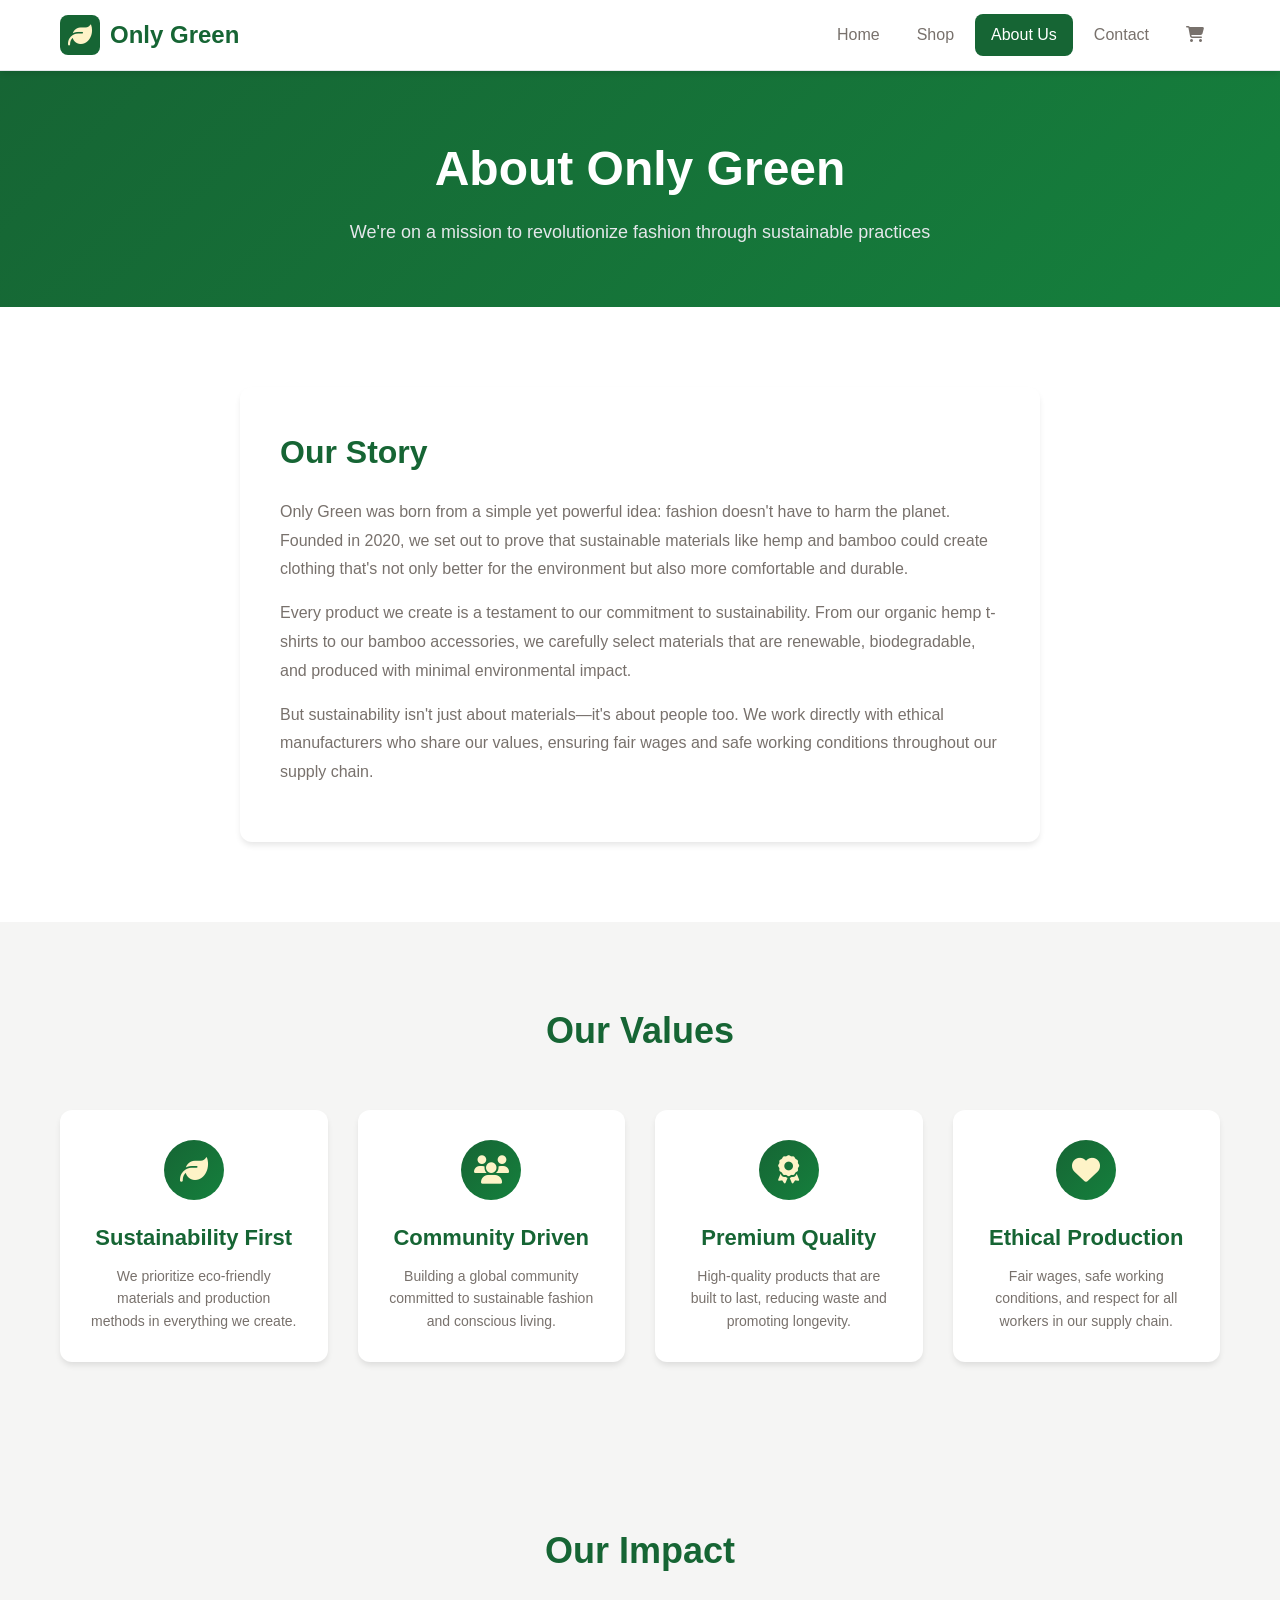
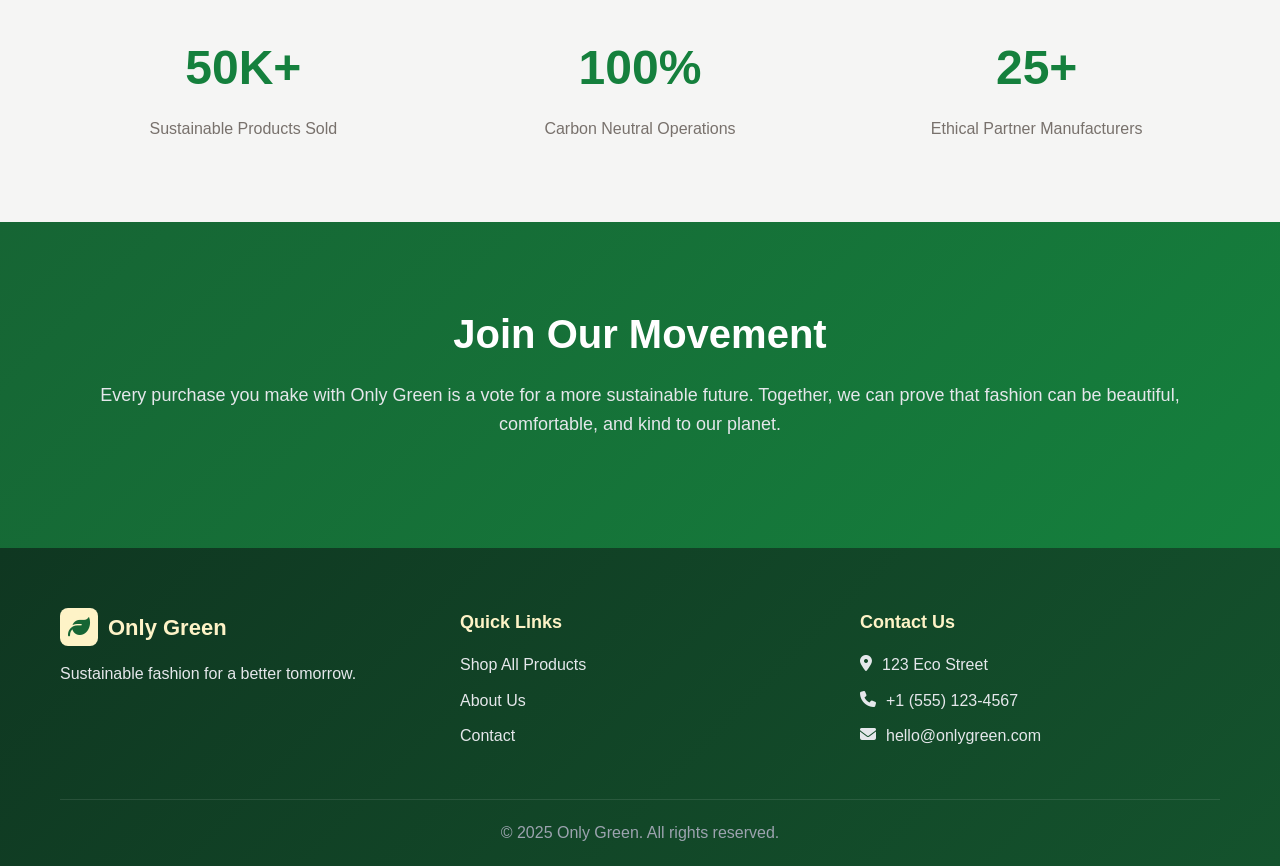
<file: html-version/about.html>
<!DOCTYPE html>
<html lang="en">
<head>
    <meta charset="UTF-8">
    <meta name="viewport" content="width=device-width, initial-scale=1.0">
    <title>About Us - Only Green</title>
    <link rel="stylesheet" href="styles.css">
    <link rel="stylesheet" href="https://cdnjs.cloudflare.com/ajax/libs/font-awesome/6.4.0/css/all.min.css">
</head>
<body>
    <!-- Navigation -->
    <nav class="navbar">
        <div class="container">
            <div class="nav-wrapper">
                <a href="index.html" class="logo">
                    <i class="fas fa-leaf"></i>
                    <span>Only Green</span>
                </a>
                <button class="mobile-menu-btn" onclick="toggleMobileMenu()">
                    <i class="fas fa-bars"></i>
                </button>
                <div class="nav-links" id="navLinks">
                    <a href="index.html">Home</a>
                    <a href="shop.html">Shop</a>
                    <a href="about.html" class="active">About Us</a>
                    <a href="contact.html">Contact</a>
                    <a href="cart.html" class="cart-link">
                        <i class="fas fa-shopping-cart"></i>
                        <span class="cart-count" id="cartCount">0</span>
                    </a>
                </div>
            </div>
        </div>
    </nav>

    <!-- Page Header -->
    <section class="page-header">
        <div class="container">
            <h1>About Only Green</h1>
            <p>We're on a mission to revolutionize fashion through sustainable practices</p>
        </div>
    </section>

    <!-- Our Story -->
    <section class="content-section">
        <div class="container">
            <div class="content-box">
                <h2>Our Story</h2>
                <p>Only Green was born from a simple yet powerful idea: fashion doesn't have to harm the planet. Founded in 2020, we set out to prove that sustainable materials like hemp and bamboo could create clothing that's not only better for the environment but also more comfortable and durable.</p>
                <p>Every product we create is a testament to our commitment to sustainability. From our organic hemp t-shirts to our bamboo accessories, we carefully select materials that are renewable, biodegradable, and produced with minimal environmental impact.</p>
                <p>But sustainability isn't just about materials—it's about people too. We work directly with ethical manufacturers who share our values, ensuring fair wages and safe working conditions throughout our supply chain.</p>
            </div>
        </div>
    </section>

    <!-- Our Values -->
    <section class="features-section">
        <div class="container">
            <div class="section-header">
                <h2>Our Values</h2>
            </div>
            <div class="features-grid">
                <div class="feature-card">
                    <div class="feature-icon">
                        <i class="fas fa-leaf"></i>
                    </div>
                    <h3>Sustainability First</h3>
                    <p>We prioritize eco-friendly materials and production methods in everything we create.</p>
                </div>
                <div class="feature-card">
                    <div class="feature-icon">
                        <i class="fas fa-users"></i>
                    </div>
                    <h3>Community Driven</h3>
                    <p>Building a global community committed to sustainable fashion and conscious living.</p>
                </div>
                <div class="feature-card">
                    <div class="feature-icon">
                        <i class="fas fa-award"></i>
                    </div>
                    <h3>Premium Quality</h3>
                    <p>High-quality products that are built to last, reducing waste and promoting longevity.</p>
                </div>
                <div class="feature-card">
                    <div class="feature-icon">
                        <i class="fas fa-heart"></i>
                    </div>
                    <h3>Ethical Production</h3>
                    <p>Fair wages, safe working conditions, and respect for all workers in our supply chain.</p>
                </div>
            </div>
        </div>
    </section>

    <!-- Impact Stats -->
    <section class="stats-section">
        <div class="container">
            <div class="section-header">
                <h2>Our Impact</h2>
            </div>
            <div class="stats-grid">
                <div class="stat-card">
                    <div class="stat-number">50K+</div>
                    <div class="stat-label">Sustainable Products Sold</div>
                </div>
                <div class="stat-card">
                    <div class="stat-number">100%</div>
                    <div class="stat-label">Carbon Neutral Operations</div>
                </div>
                <div class="stat-card">
                    <div class="stat-number">25+</div>
                    <div class="stat-label">Ethical Partner Manufacturers</div>
                </div>
            </div>
        </div>
    </section>

    <!-- CTA Section -->
    <section class="cta-section">
        <div class="container text-center">
            <h2>Join Our Movement</h2>
            <p>Every purchase you make with Only Green is a vote for a more sustainable future. Together, we can prove that fashion can be beautiful, comfortable, and kind to our planet.</p>
        </div>
    </section>

    <!-- Footer -->
    <footer class="footer">
        <div class="container">
            <div class="footer-grid">
                <div class="footer-col">
                    <div class="footer-logo">
                        <i class="fas fa-leaf"></i>
                        <span>Only Green</span>
                    </div>
                    <p>Sustainable fashion for a better tomorrow.</p>
                </div>
                <div class="footer-col">
                    <h4>Quick Links</h4>
                    <ul>
                        <li><a href="shop.html">Shop All Products</a></li>
                        <li><a href="about.html">About Us</a></li>
                        <li><a href="contact.html">Contact</a></li>
                    </ul>
                </div>
                <div class="footer-col">
                    <h4>Contact Us</h4>
                    <ul class="contact-info">
                        <li><i class="fas fa-map-marker-alt"></i> 123 Eco Street</li>
                        <li><i class="fas fa-phone"></i> +1 (555) 123-4567</li>
                        <li><i class="fas fa-envelope"></i> hello@onlygreen.com</li>
                    </ul>
                </div>
            </div>
            <div class="footer-bottom">
                <p>&copy; 2025 Only Green. All rights reserved.</p>
            </div>
        </div>
    </footer>

    <script src="products.js"></script>
    <script src="cart.js"></script>
    <script src="script.js"></script>
</body>
</html>
</file>
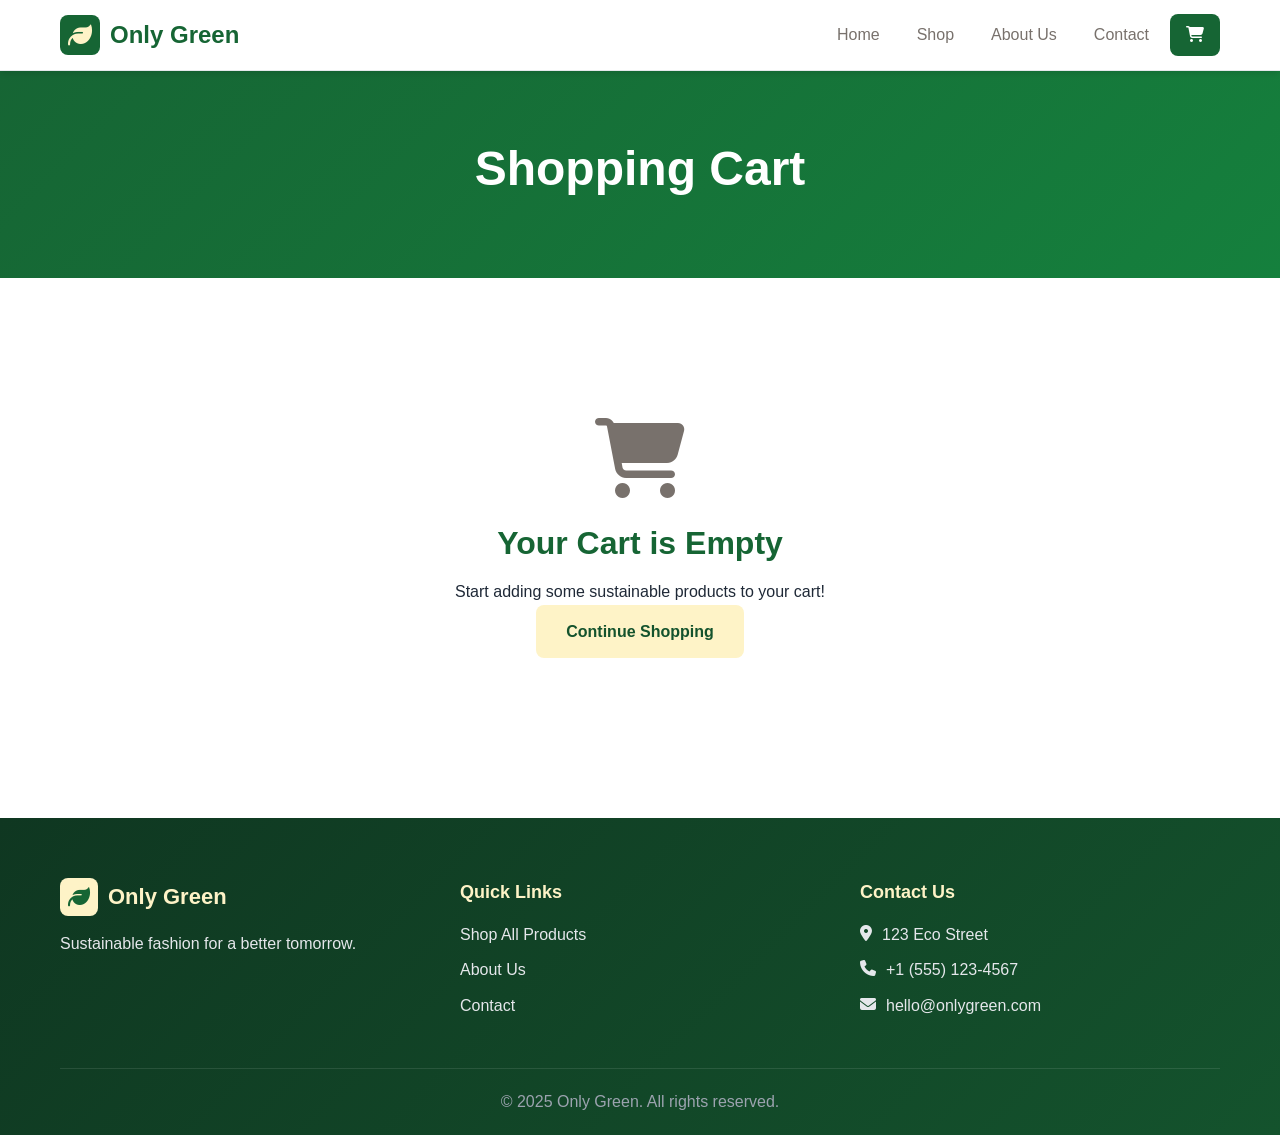
<file: html-version/cart.html>
<!DOCTYPE html>
<html lang="en">
<head>
    <meta charset="UTF-8">
    <meta name="viewport" content="width=device-width, initial-scale=1.0">
    <title>Shopping Cart - Only Green</title>
    <link rel="stylesheet" href="styles.css">
    <link rel="stylesheet" href="https://cdnjs.cloudflare.com/ajax/libs/font-awesome/6.4.0/css/all.min.css">
</head>
<body>
    <!-- Navigation -->
    <nav class="navbar">
        <div class="container">
            <div class="nav-wrapper">
                <a href="index.html" class="logo">
                    <i class="fas fa-leaf"></i>
                    <span>Only Green</span>
                </a>
                <button class="mobile-menu-btn" onclick="toggleMobileMenu()">
                    <i class="fas fa-bars"></i>
                </button>
                <div class="nav-links" id="navLinks">
                    <a href="index.html">Home</a>
                    <a href="shop.html">Shop</a>
                    <a href="about.html">About Us</a>
                    <a href="contact.html">Contact</a>
                    <a href="cart.html" class="cart-link active">
                        <i class="fas fa-shopping-cart"></i>
                        <span class="cart-count" id="cartCount">0</span>
                    </a>
                </div>
            </div>
        </div>
    </nav>

    <!-- Page Header -->
    <section class="page-header">
        <div class="container">
            <h1>Shopping Cart</h1>
        </div>
    </section>

    <!-- Cart Section -->
    <section class="cart-section">
        <div class="container">
            <div id="emptyCart" class="empty-cart" style="display: none;">
                <i class="fas fa-shopping-cart"></i>
                <h2>Your Cart is Empty</h2>
                <p>Start adding some sustainable products to your cart!</p>
                <a href="shop.html" class="btn btn-primary">Continue Shopping</a>
            </div>

            <div id="cartContent" class="cart-content">
                <div class="cart-items" id="cartItems">
                    <!-- Cart items loaded by JavaScript -->
                </div>

                <div class="cart-summary">
                    <h2>Order Summary</h2>
                    <div class="summary-row">
                        <span>Subtotal</span>
                        <span id="subtotal">$0.00</span>
                    </div>
                    <div class="summary-row">
                        <span>Shipping</span>
                        <span class="free-shipping">Free</span>
                    </div>
                    <div class="summary-row">
                        <span>Tax</span>
                        <span id="tax">$0.00</span>
                    </div>
                    <div class="summary-row summary-total">
                        <span>Total</span>
                        <span id="total">$0.00</span>
                    </div>

                    <!-- WhatsApp Order Form -->
                    <div class="whatsapp-section">
                        <h3>Send Order via WhatsApp</h3>
                        <input type="text" id="customerName" placeholder="Your Name" class="input-field" required>
                        <input type="text" id="customerPhone" placeholder="Your Phone Number" class="input-field">
                        <input type="text" id="deliveryAddress" placeholder="Delivery Address" class="input-field" required>
                        <button onclick="sendWhatsAppOrder()" class="btn btn-whatsapp">
                            <i class="fab fa-whatsapp"></i> Send Order to WhatsApp
                        </button>
                    </div>

                    <a href="shop.html" class="btn btn-outline" style="width: 100%; margin-top: 15px;">
                        Continue Shopping
                    </a>
                    <button onclick="clearCart()" class="btn-text" style="width: 100%; margin-top: 10px; color: #dc2626;">
                        <i class="fas fa-trash"></i> Clear Cart
                    </button>
                </div>
            </div>
        </div>
    </section>

    <!-- Footer -->
    <footer class="footer">
        <div class="container">
            <div class="footer-grid">
                <div class="footer-col">
                    <div class="footer-logo">
                        <i class="fas fa-leaf"></i>
                        <span>Only Green</span>
                    </div>
                    <p>Sustainable fashion for a better tomorrow.</p>
                </div>
                <div class="footer-col">
                    <h4>Quick Links</h4>
                    <ul>
                        <li><a href="shop.html">Shop All Products</a></li>
                        <li><a href="about.html">About Us</a></li>
                        <li><a href="contact.html">Contact</a></li>
                    </ul>
                </div>
                <div class="footer-col">
                    <h4>Contact Us</h4>
                    <ul class="contact-info">
                        <li><i class="fas fa-map-marker-alt"></i> 123 Eco Street</li>
                        <li><i class="fas fa-phone"></i> +1 (555) 123-4567</li>
                        <li><i class="fas fa-envelope"></i> hello@onlygreen.com</li>
                    </ul>
                </div>
            </div>
            <div class="footer-bottom">
                <p>&copy; 2025 Only Green. All rights reserved.</p>
            </div>
        </div>
    </footer>

    <script src="products.js"></script>
    <script src="cart.js"></script>
    <script src="whatsapp.js"></script>
    <script src="script.js"></script>
</body>
</html>
</file>
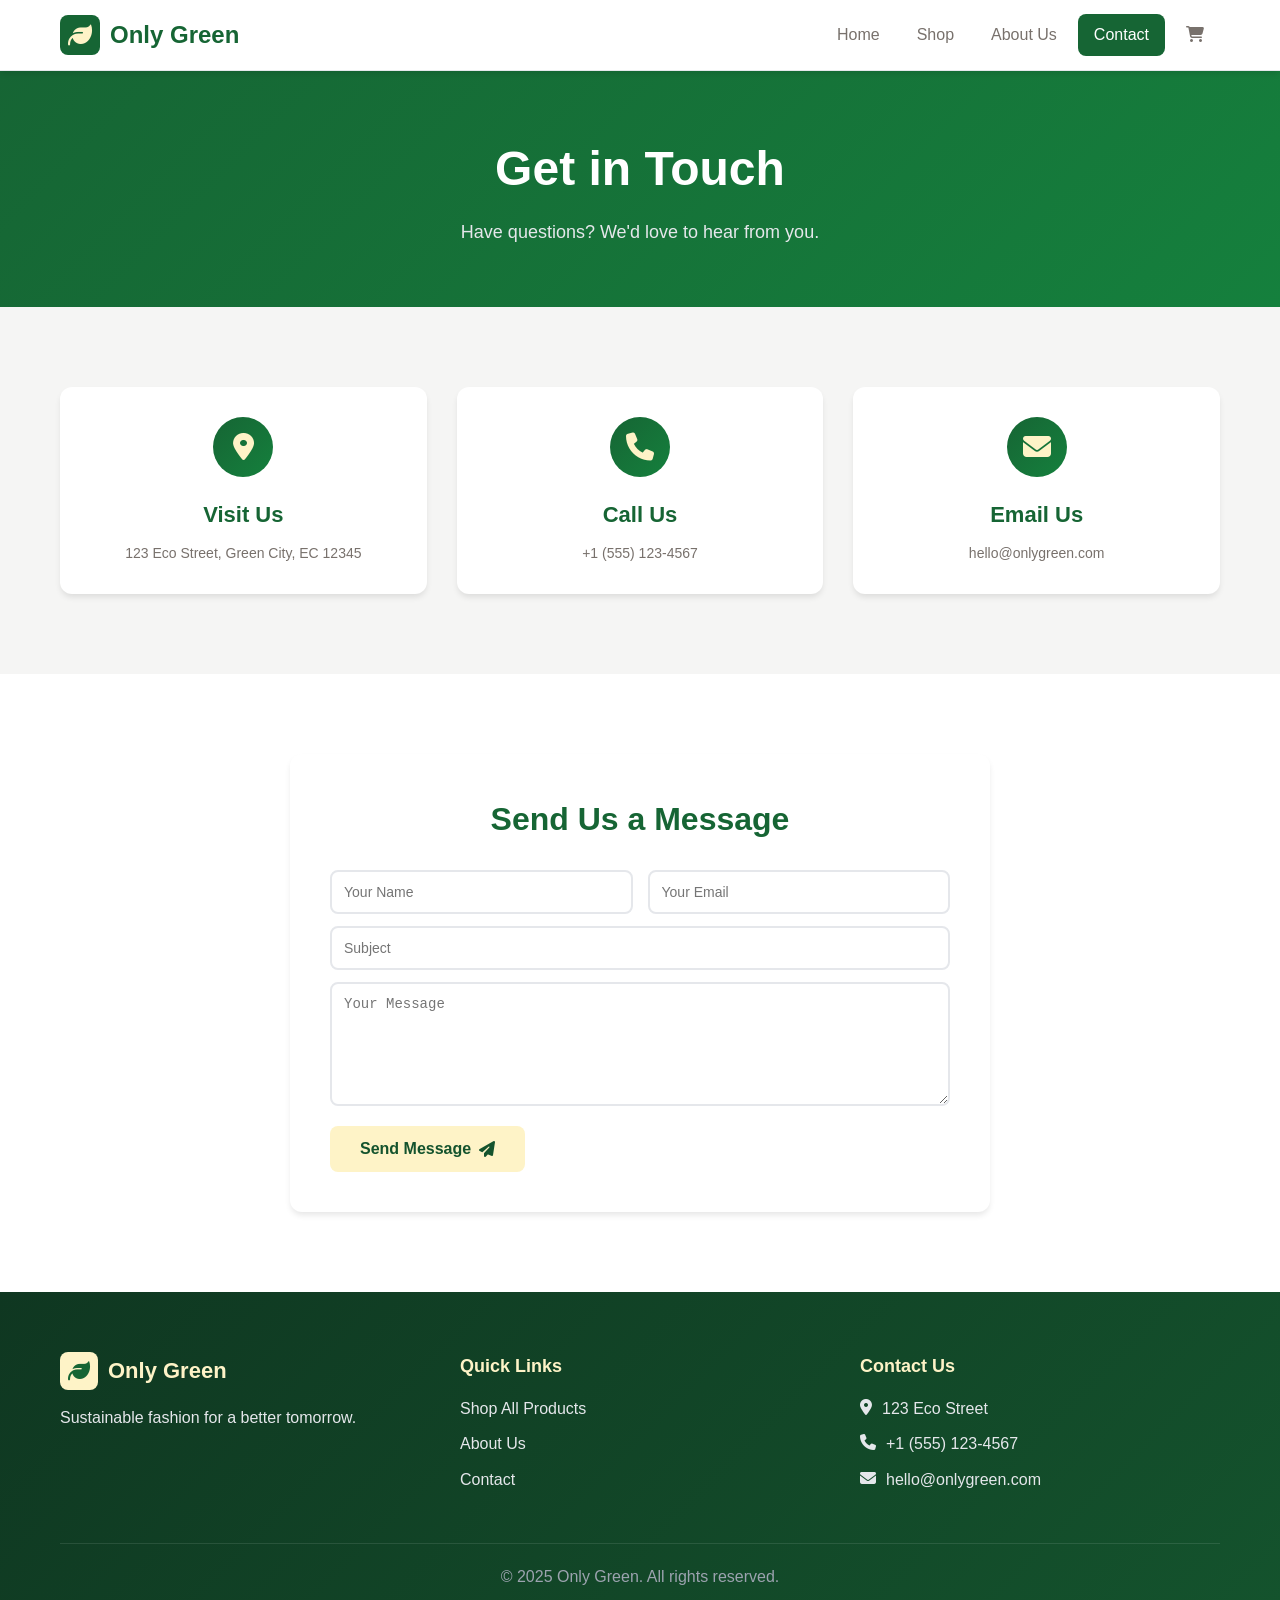
<file: html-version/contact.html>
<!DOCTYPE html>
<html lang="en">
<head>
    <meta charset="UTF-8">
    <meta name="viewport" content="width=device-width, initial-scale=1.0">
    <title>Contact - Only Green</title>
    <link rel="stylesheet" href="styles.css">
    <link rel="stylesheet" href="https://cdnjs.cloudflare.com/ajax/libs/font-awesome/6.4.0/css/all.min.css">
</head>
<body>
    <!-- Navigation -->
    <nav class="navbar">
        <div class="container">
            <div class="nav-wrapper">
                <a href="index.html" class="logo">
                    <i class="fas fa-leaf"></i>
                    <span>Only Green</span>
                </a>
                <button class="mobile-menu-btn" onclick="toggleMobileMenu()">
                    <i class="fas fa-bars"></i>
                </button>
                <div class="nav-links" id="navLinks">
                    <a href="index.html">Home</a>
                    <a href="shop.html">Shop</a>
                    <a href="about.html">About Us</a>
                    <a href="contact.html" class="active">Contact</a>
                    <a href="cart.html" class="cart-link">
                        <i class="fas fa-shopping-cart"></i>
                        <span class="cart-count" id="cartCount">0</span>
                    </a>
                </div>
            </div>
        </div>
    </nav>

    <!-- Page Header -->
    <section class="page-header">
        <div class="container">
            <h1>Get in Touch</h1>
            <p>Have questions? We'd love to hear from you.</p>
        </div>
    </section>

    <!-- Contact Info -->
    <section class="features-section">
        <div class="container">
            <div class="features-grid" style="grid-template-columns: repeat(auto-fit, minmax(250px, 1fr));">
                <div class="feature-card">
                    <div class="feature-icon">
                        <i class="fas fa-map-marker-alt"></i>
                    </div>
                    <h3>Visit Us</h3>
                    <p>123 Eco Street, Green City, EC 12345</p>
                </div>
                <div class="feature-card">
                    <div class="feature-icon">
                        <i class="fas fa-phone"></i>
                    </div>
                    <h3>Call Us</h3>
                    <p>+1 (555) 123-4567</p>
                </div>
                <div class="feature-card">
                    <div class="feature-icon">
                        <i class="fas fa-envelope"></i>
                    </div>
                    <h3>Email Us</h3>
                    <p>hello@onlygreen.com</p>
                </div>
            </div>
        </div>
    </section>

    <!-- Contact Form -->
    <section class="content-section">
        <div class="container">
            <div class="contact-form-wrapper">
                <h2>Send Us a Message</h2>
                <form id="contactForm" onsubmit="submitContactForm(event)">
                    <div class="form-row">
                        <input type="text" placeholder="Your Name" required class="input-field">
                        <input type="email" placeholder="Your Email" required class="input-field">
                    </div>
                    <input type="text" placeholder="Subject" required class="input-field">
                    <textarea placeholder="Your Message" required class="input-field" rows="6"></textarea>
                    <button type="submit" class="btn btn-primary">Send Message <i class="fas fa-paper-plane"></i></button>
                </form>
            </div>
        </div>
    </section>

    <!-- Footer -->
    <footer class="footer">
        <div class="container">
            <div class="footer-grid">
                <div class="footer-col">
                    <div class="footer-logo">
                        <i class="fas fa-leaf"></i>
                        <span>Only Green</span>
                    </div>
                    <p>Sustainable fashion for a better tomorrow.</p>
                </div>
                <div class="footer-col">
                    <h4>Quick Links</h4>
                    <ul>
                        <li><a href="shop.html">Shop All Products</a></li>
                        <li><a href="about.html">About Us</a></li>
                        <li><a href="contact.html">Contact</a></li>
                    </ul>
                </div>
                <div class="footer-col">
                    <h4>Contact Us</h4>
                    <ul class="contact-info">
                        <li><i class="fas fa-map-marker-alt"></i> 123 Eco Street</li>
                        <li><i class="fas fa-phone"></i> +1 (555) 123-4567</li>
                        <li><i class="fas fa-envelope"></i> hello@onlygreen.com</li>
                    </ul>
                </div>
            </div>
            <div class="footer-bottom">
                <p>&copy; 2025 Only Green. All rights reserved.</p>
            </div>
        </div>
    </footer>

    <script src="products.js"></script>
    <script src="cart.js"></script>
    <script src="script.js"></script>
</body>
</html>
</file>
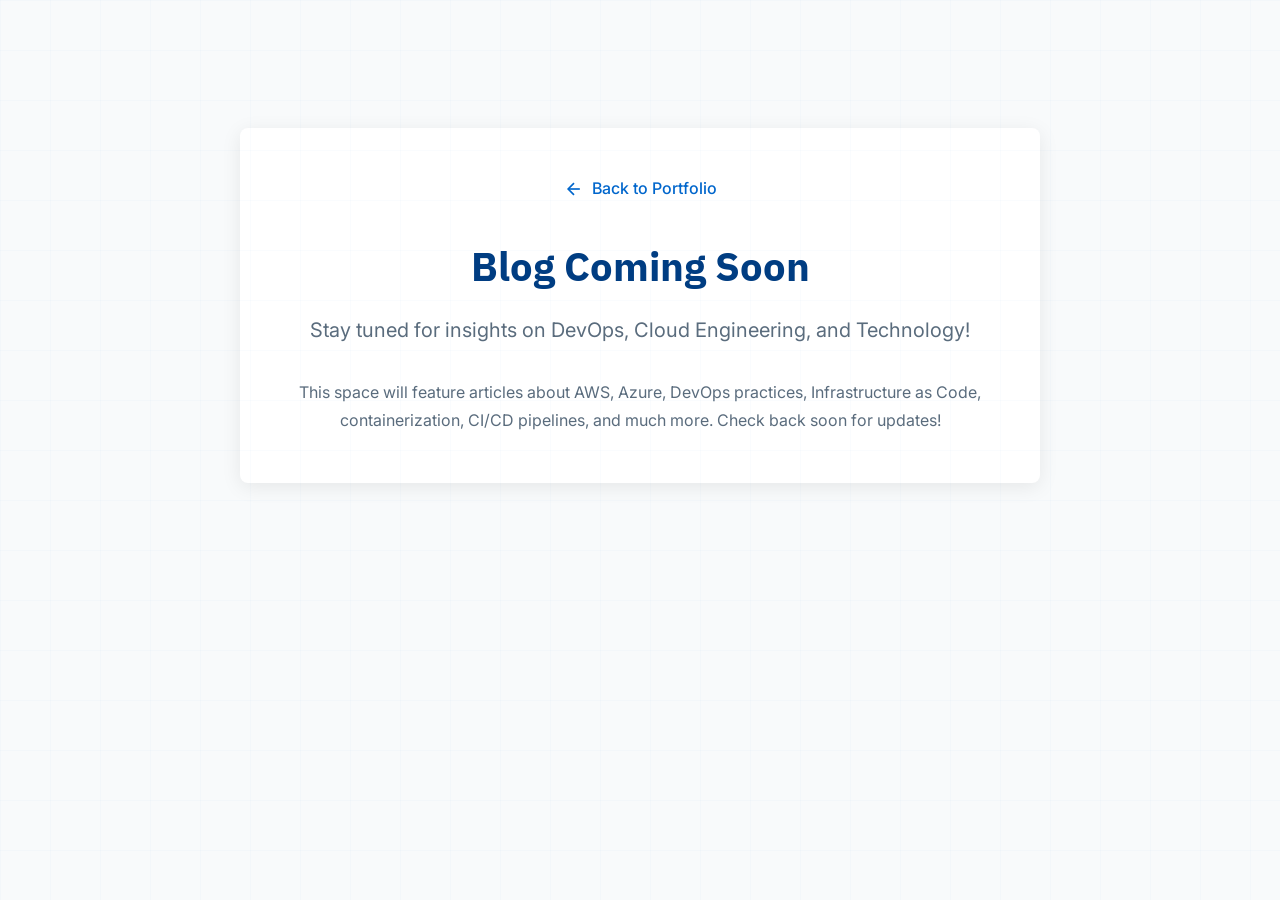
<file: static-portfolio/blog.html>
<!DOCTYPE html>
<html lang="en">
<head>
    <meta charset="UTF-8">
    <meta name="viewport" content="width=device-width, initial-scale=1.0">
    <title>Blog - Sujan Bhusal</title>
    <link rel="stylesheet" href="styles.css">
    <link href="https://fonts.googleapis.com/css2?family=IBM+Plex+Sans:wght@400;500;600;700&family=Inter:wght@300;400;500;600;700&display=swap" rel="stylesheet">
    <style>
        .blog-container {
            min-height: 100vh;
            background-color: #F8FAFB;
            padding: 8rem 2rem 4rem;
        }
        
        .blog-content {
            max-width: 800px;
            margin: 0 auto;
            background: white;
            border-radius: 8px;
            padding: 3rem;
            box-shadow: 0 4px 20px rgba(0, 0, 0, 0.08);
            text-align: center;
        }
        
        .back-link {
            display: inline-flex;
            align-items: center;
            gap: 0.5rem;
            color: var(--color-primary);
            text-decoration: none;
            font-weight: 500;
            margin-bottom: 2rem;
            transition: all 0.3s ease;
        }
        
        .back-link:hover {
            color: var(--color-primary-dark);
            transform: translateX(-5px);
        }
        
        .back-link svg {
            width: 20px;
            height: 20px;
        }
        
        .blog-title {
            font-family: var(--font-heading);
            font-size: 2.5rem;
            color: var(--color-primary-dark);
            margin-bottom: 1rem;
        }
        
        .blog-subtitle {
            font-size: 1.25rem;
            color: var(--color-text-light);
            margin-bottom: 2rem;
        }
        
        .blog-description {
            font-size: 1rem;
            color: var(--color-text-light);
            line-height: 1.8;
        }
    </style>
</head>
<body>
    <div class="blog-container">
        <div class="blog-content">
            <a href="index.html" class="back-link">
                <svg viewBox="0 0 24 24" fill="none" stroke="currentColor" stroke-width="2">
                    <line x1="19" y1="12" x2="5" y2="12"></line>
                    <polyline points="12 19 5 12 12 5"></polyline>
                </svg>
                Back to Portfolio
            </a>
            
            <h1 class="blog-title">Blog Coming Soon</h1>
            <p class="blog-subtitle">Stay tuned for insights on DevOps, Cloud Engineering, and Technology!</p>
            <p class="blog-description">
                This space will feature articles about AWS, Azure, DevOps practices, Infrastructure as Code, 
                containerization, CI/CD pipelines, and much more. Check back soon for updates!
            </p>
        </div>
    </div>
</body>
</html>
</file>
<file: html-version/styles.css>
/* Only Green - CSS Styles */

* {
    margin: 0;
    padding: 0;
    box-sizing: border-box;
}

:root {
    --primary-green: #166534;
    --light-green: #15803d;
    --dark-green: #14532d;
    --beige: #fef3c7;
    --stone: #78716c;
    --stone-light: #f5f5f4;
    --white: #ffffff;
    --shadow: 0 4px 6px -1px rgb(0 0 0 / 0.1);
    --shadow-lg: 0 10px 15px -3px rgb(0 0 0 / 0.1);
}

body {
    font-family: -apple-system, BlinkMacSystemFont, 'Segoe UI', 'Roboto', 'Oxygen', 'Ubuntu', 'Cantarell', sans-serif;
    color: #1f2937;
    line-height: 1.6;
}

.container {
    max-width: 1200px;
    margin: 0 auto;
    padding: 0 20px;
}

/* Navigation */
.navbar {
    background: var(--white);
    border-bottom: 1px solid #e5e7eb;
    position: sticky;
    top: 0;
    z-index: 100;
    box-shadow: var(--shadow);
}

.nav-wrapper {
    display: flex;
    justify-content: space-between;
    align-items: center;
    height: 70px;
}

.logo {
    display: flex;
    align-items: center;
    gap: 10px;
    font-size: 24px;
    font-weight: bold;
    color: var(--primary-green);
    text-decoration: none;
    transition: transform 0.2s;
}

.logo:hover {
    transform: scale(1.05);
}

.logo i {
    background: var(--primary-green);
    color: var(--beige);
    padding: 8px;
    border-radius: 8px;
}

.nav-links {
    display: flex;
    gap: 5px;
    align-items: center;
}

.nav-links a {
    padding: 8px 16px;
    text-decoration: none;
    color: var(--stone);
    font-weight: 500;
    border-radius: 8px;
    transition: all 0.2s;
}

.nav-links a:hover {
    background: var(--stone-light);
    color: var(--primary-green);
}

.nav-links a.active {
    background: var(--primary-green);
    color: var(--white);
}

.cart-link {
    position: relative;
}

.cart-count {
    position: absolute;
    top: -8px;
    right: -8px;
    background: var(--primary-green);
    color: var(--white);
    width: 22px;
    height: 22px;
    border-radius: 50%;
    display: flex;
    align-items: center;
    justify-content: center;
    font-size: 12px;
    font-weight: bold;
}

.mobile-menu-btn {
    display: none;
    background: none;
    border: none;
    font-size: 24px;
    cursor: pointer;
    color: var(--primary-green);
}

/* Hero Section */
.hero {
    position: relative;
    height: 600px;
    background: linear-gradient(135deg, var(--dark-green) 0%, var(--primary-green) 100%);
    display: flex;
    align-items: center;
    overflow: hidden;
}

.hero-overlay {
    position: absolute;
    top: 0;
    left: 0;
    right: 0;
    bottom: 0;
    background: url('https://images.pexels.com/photos/34440700/pexels-photo-34440700.jpeg?auto=compress&cs=tinysrgb&w=1920') center/cover;
    opacity: 0.2;
}

.hero-content {
    position: relative;
    z-index: 2;
    color: var(--white);
    max-width: 700px;
}

.hero-title {
    font-size: 48px;
    font-weight: bold;
    margin-bottom: 20px;
    line-height: 1.2;
}

.hero-accent {
    color: var(--beige);
}

.hero-text {
    font-size: 20px;
    margin-bottom: 30px;
    color: #e5e7eb;
}

.hero-buttons {
    display: flex;
    gap: 15px;
    flex-wrap: wrap;
}

/* Buttons */
.btn {
    display: inline-flex;
    align-items: center;
    gap: 8px;
    padding: 12px 28px;
    font-size: 16px;
    font-weight: 600;
    text-decoration: none;
    border-radius: 8px;
    transition: all 0.3s;
    cursor: pointer;
    border: 2px solid transparent;
}

.btn-primary {
    background: var(--beige);
    color: var(--dark-green);
}

.btn-primary:hover {
    background: #fde68a;
    transform: translateY(-2px);
    box-shadow: var(--shadow-lg);
}

.btn-outline {
    background: transparent;
    border: 2px solid var(--white);
    color: var(--white);
}

.btn-outline:hover {
    background: var(--white);
    color: var(--primary-green);
}

.btn-whatsapp {
    background: #25D366;
    color: white;
    width: 100%;
    justify-content: center;
    border: none;
    font-size: 16px;
    font-weight: 600;
    padding: 14px 28px;
    border-radius: 8px;
    cursor: pointer;
    transition: all 0.3s;
    margin-top: 15px;
}

.btn-whatsapp:hover {
    background: #20BA5A;
    transform: translateY(-2px);
    box-shadow: var(--shadow-lg);
}

.btn-text {
    background: none;
    border: none;
    cursor: pointer;
    font-size: 14px;
    padding: 10px;
}

/* Sections */
.features-section,
.products-section,
.content-section,
.stats-section {
    padding: 80px 0;
}

.features-section {
    background: var(--stone-light);
}

.section-header {
    text-align: center;
    margin-bottom: 50px;
}

.section-header h2 {
    font-size: 36px;
    color: var(--primary-green);
    margin-bottom: 10px;
}

.section-header p {
    font-size: 18px;
    color: var(--stone);
}

/* Feature Cards */
.features-grid {
    display: grid;
    grid-template-columns: repeat(auto-fit, minmax(250px, 1fr));
    gap: 30px;
}

.feature-card {
    background: var(--white);
    padding: 30px;
    border-radius: 12px;
    text-align: center;
    box-shadow: var(--shadow);
    transition: all 0.3s;
}

.feature-card:hover {
    transform: translateY(-5px);
    box-shadow: var(--shadow-lg);
}

.feature-icon {
    width: 60px;
    height: 60px;
    background: linear-gradient(135deg, var(--primary-green), var(--light-green));
    color: var(--beige);
    border-radius: 50%;
    display: flex;
    align-items: center;
    justify-content: center;
    font-size: 28px;
    margin: 0 auto 20px;
}

.feature-card h3 {
    font-size: 22px;
    color: var(--primary-green);
    margin-bottom: 10px;
}

.feature-card p {
    color: var(--stone);
    font-size: 14px;
}

/* Products Grid */
.products-grid {
    display: grid;
    grid-template-columns: repeat(auto-fill, minmax(280px, 1fr));
    gap: 30px;
}

.product-card {
    background: var(--white);
    border-radius: 12px;
    overflow: hidden;
    box-shadow: var(--shadow);
    transition: all 0.3s;
}

.product-card:hover {
    transform: translateY(-5px);
    box-shadow: var(--shadow-lg);
}

.product-image {
    width: 100%;
    height: 280px;
    object-fit: cover;
    background: var(--stone-light);
    transition: transform 0.5s;
}

.product-card:hover .product-image {
    transform: scale(1.1);
}

.product-info {
    padding: 20px;
}

.product-name {
    font-size: 18px;
    font-weight: 600;
    color: var(--primary-green);
    margin-bottom: 5px;
}

.product-category {
    font-size: 14px;
    color: var(--stone);
    margin-bottom: 10px;
}

.product-description {
    font-size: 14px;
    color: var(--stone);
    margin-bottom: 15px;
    line-height: 1.5;
}

.product-footer {
    display: flex;
    justify-content: space-between;
    align-items: center;
}

.product-price {
    font-size: 24px;
    font-weight: bold;
    color: var(--primary-green);
}

.btn-add-cart {
    background: var(--primary-green);
    color: var(--white);
    padding: 10px 20px;
    border: none;
    border-radius: 8px;
    cursor: pointer;
    font-weight: 600;
    transition: all 0.2s;
}

.btn-add-cart:hover {
    background: var(--light-green);
    transform: scale(1.05);
}

/* Page Header */
.page-header {
    background: linear-gradient(135deg, var(--primary-green) 0%, var(--light-green) 100%);
    color: var(--white);
    padding: 60px 0;
    text-align: center;
}

.page-header h1 {
    font-size: 48px;
    margin-bottom: 10px;
}

.page-header p {
    font-size: 18px;
    color: #e5e7eb;
}

/* Shop Filter */
.shop-section {
    padding: 60px 0;
}

.shop-filter {
    margin-bottom: 40px;
}

.filter-header {
    display: flex;
    align-items: center;
    gap: 10px;
    margin-bottom: 15px;
    color: var(--primary-green);
}

.filter-buttons {
    display: flex;
    gap: 10px;
    flex-wrap: wrap;
}

.filter-btn {
    padding: 10px 20px;
    border: 2px solid var(--primary-green);
    background: var(--white);
    color: var(--primary-green);
    border-radius: 8px;
    cursor: pointer;
    font-weight: 600;
    transition: all 0.2s;
}

.filter-btn:hover {
    background: var(--stone-light);
}

.filter-btn.active {
    background: var(--primary-green);
    color: var(--white);
}

/* Cart Section */
.cart-section {
    padding: 60px 0;
    min-height: 60vh;
}

.empty-cart {
    text-align: center;
    padding: 80px 20px;
}

.empty-cart i {
    font-size: 80px;
    color: var(--stone);
    margin-bottom: 20px;
}

.empty-cart h2 {
    font-size: 32px;
    color: var(--primary-green);
    margin-bottom: 10px;
}

.cart-content {
    display: grid;
    grid-template-columns: 2fr 1fr;
    gap: 30px;
}

.cart-items {
    display: flex;
    flex-direction: column;
    gap: 20px;
}

.cart-item {
    background: var(--white);
    border-radius: 12px;
    padding: 20px;
    box-shadow: var(--shadow);
    display: flex;
    gap: 20px;
}

.cart-item-image {
    width: 120px;
    height: 120px;
    object-fit: cover;
    border-radius: 8px;
    background: var(--stone-light);
}

.cart-item-details {
    flex: 1;
}

.cart-item-name {
    font-size: 20px;
    font-weight: 600;
    color: var(--primary-green);
    margin-bottom: 5px;
}

.cart-item-category {
    font-size: 14px;
    color: var(--stone);
    margin-bottom: 15px;
}

.cart-item-controls {
    display: flex;
    align-items: center;
    gap: 15px;
    flex-wrap: wrap;
}

.quantity-controls {
    display: flex;
    align-items: center;
    gap: 10px;
}

.quantity-btn {
    width: 32px;
    height: 32px;
    border: 2px solid var(--primary-green);
    background: var(--white);
    color: var(--primary-green);
    border-radius: 6px;
    cursor: pointer;
    font-weight: bold;
    transition: all 0.2s;
}

.quantity-btn:hover {
    background: var(--primary-green);
    color: var(--white);
}

.quantity {
    font-weight: 600;
    min-width: 30px;
    text-align: center;
}

.cart-item-price {
    font-size: 22px;
    font-weight: bold;
    color: var(--primary-green);
}

.btn-remove {
    background: none;
    border: 2px solid #dc2626;
    color: #dc2626;
    padding: 8px 12px;
    border-radius: 6px;
    cursor: pointer;
    transition: all 0.2s;
}

.btn-remove:hover {
    background: #dc2626;
    color: var(--white);
}

/* Cart Summary */
.cart-summary {
    background: var(--white);
    border-radius: 12px;
    padding: 25px;
    box-shadow: var(--shadow);
    height: fit-content;
    position: sticky;
    top: 90px;
}

.cart-summary h2 {
    font-size: 24px;
    color: var(--primary-green);
    margin-bottom: 20px;
}

.summary-row {
    display: flex;
    justify-content: space-between;
    margin-bottom: 15px;
    font-size: 16px;
}

.summary-total {
    font-size: 20px;
    font-weight: bold;
    padding-top: 15px;
    border-top: 2px solid var(--stone-light);
    margin-top: 15px;
}

.free-shipping {
    color: var(--light-green);
    font-weight: 600;
}

/* WhatsApp Section */
.whatsapp-section {
    margin-top: 25px;
    padding-top: 25px;
    border-top: 2px solid var(--stone-light);
}

.whatsapp-section h3 {
    font-size: 18px;
    color: var(--primary-green);
    margin-bottom: 15px;
}

.input-field {
    width: 100%;
    padding: 12px;
    border: 2px solid #e5e7eb;
    border-radius: 8px;
    font-size: 14px;
    margin-bottom: 12px;
    transition: border-color 0.2s;
}

.input-field:focus {
    outline: none;
    border-color: var(--primary-green);
}

/* Content Box */
.content-box {
    max-width: 800px;
    margin: 0 auto;
    background: var(--white);
    padding: 40px;
    border-radius: 12px;
    box-shadow: var(--shadow);
}

.content-box h2 {
    font-size: 32px;
    color: var(--primary-green);
    margin-bottom: 20px;
}

.content-box p {
    font-size: 16px;
    line-height: 1.8;
    color: var(--stone);
    margin-bottom: 15px;
}

/* Stats Section */
.stats-section {
    background: var(--stone-light);
}

.stats-grid {
    display: grid;
    grid-template-columns: repeat(auto-fit, minmax(250px, 1fr));
    gap: 30px;
    margin-top: 40px;
}

.stat-card {
    text-align: center;
}

.stat-number {
    font-size: 48px;
    font-weight: bold;
    color: var(--light-green);
    margin-bottom: 10px;
}

.stat-label {
    font-size: 16px;
    color: var(--stone);
}

/* Contact Form */
.contact-form-wrapper {
    max-width: 700px;
    margin: 0 auto;
    background: var(--white);
    padding: 40px;
    border-radius: 12px;
    box-shadow: var(--shadow);
}

.contact-form-wrapper h2 {
    font-size: 32px;
    color: var(--primary-green);
    margin-bottom: 25px;
    text-align: center;
}

.form-row {
    display: grid;
    grid-template-columns: 1fr 1fr;
    gap: 15px;
}

/* CTA Section */
.cta-section {
    background: linear-gradient(135deg, var(--primary-green) 0%, var(--light-green) 100%);
    color: var(--white);
    padding: 80px 0;
}

.cta-section h2 {
    font-size: 40px;
    margin-bottom: 15px;
}

.cta-section p {
    font-size: 18px;
    margin-bottom: 30px;
    color: #e5e7eb;
}

.text-center {
    text-align: center;
}

/* Footer */
.footer {
    background: linear-gradient(135deg, #0f3721 0%, var(--dark-green) 100%);
    color: #e5e7eb;
    padding: 60px 0 20px;
}

.footer-grid {
    display: grid;
    grid-template-columns: repeat(auto-fit, minmax(250px, 1fr));
    gap: 40px;
    margin-bottom: 40px;
}

.footer-logo {
    display: flex;
    align-items: center;
    gap: 10px;
    font-size: 22px;
    font-weight: bold;
    color: var(--beige);
    margin-bottom: 15px;
}

.footer-logo i {
    background: var(--beige);
    color: var(--primary-green);
    padding: 8px;
    border-radius: 8px;
}

.footer-col h4 {
    color: var(--beige);
    margin-bottom: 15px;
    font-size: 18px;
}

.footer-col ul {
    list-style: none;
}

.footer-col ul li {
    margin-bottom: 10px;
}

.footer-col ul li a {
    color: #e5e7eb;
    text-decoration: none;
    transition: color 0.2s;
}

.footer-col ul li a:hover {
    color: var(--beige);
}

.contact-info li {
    display: flex;
    align-items: start;
    gap: 10px;
}

.contact-info i {
    margin-top: 3px;
}

.footer-bottom {
    border-top: 1px solid rgba(255, 255, 255, 0.1);
    padding-top: 20px;
    text-align: center;
    color: #9ca3af;
}

/* Responsive Design */
@media (max-width: 768px) {
    .mobile-menu-btn {
        display: block;
    }

    .nav-links {
        position: absolute;
        top: 70px;
        left: 0;
        right: 0;
        background: var(--white);
        flex-direction: column;
        padding: 20px;
        box-shadow: var(--shadow-lg);
        display: none;
    }

    .nav-links.active {
        display: flex;
    }

    .hero {
        height: 500px;
    }

    .hero-title {
        font-size: 36px;
    }

    .hero-text {
        font-size: 16px;
    }

    .section-header h2 {
        font-size: 28px;
    }

    .features-grid {
        grid-template-columns: 1fr;
    }

    .products-grid {
        grid-template-columns: 1fr;
    }

    .cart-content {
        grid-template-columns: 1fr;
    }

    .cart-item {
        flex-direction: column;
    }

    .cart-item-image {
        width: 100%;
        height: 200px;
    }

    .form-row {
        grid-template-columns: 1fr;
    }

    .page-header h1 {
        font-size: 32px;
    }
}

/* Utility Classes */
.text-center {
    text-align: center;
}

/* Smooth Scroll */
html {
    scroll-behavior: smooth;
}
</file>
<file: static-portfolio/styles.css>
/* Import Google Fonts */
@import url('https://fonts.googleapis.com/css2?family=IBM+Plex+Sans:wght@400;500;600;700&family=Inter:wght@300;400;500;600;700&display=swap');

/* Root Variables */
:root {
  --color-primary: #0066CC;
  --color-primary-dark: #003D82;
  --color-primary-light: #E8F2FF;
  --color-secondary: #1E88E5;
  --color-accent: #42A5F5;
  --color-text: #2C3E50;
  --color-text-light: #5A6C7D;
  --color-bg: #FFFFFF;
  --color-bg-secondary: #F8FAFB;
  --color-border: #E1E8ED;
  --font-heading: 'IBM Plex Sans', sans-serif;
  --font-body: 'Inter', sans-serif;
}

/* Global Styles */
* {
  margin: 0;
  padding: 0;
  box-sizing: border-box;
}

body {
  font-family: var(--font-body);
  color: var(--color-text);
  background-color: var(--color-bg);
  line-height: 1.6;
  -webkit-font-smoothing: antialiased;
  -moz-osx-font-smoothing: grayscale;
  position: relative;
}

body::before {
  content: '';
  position: fixed;
  top: 0;
  left: 0;
  right: 0;
  bottom: 0;
  background-image: 
    linear-gradient(rgba(0, 102, 204, 0.02) 1px, transparent 1px),
    linear-gradient(90deg, rgba(0, 102, 204, 0.02) 1px, transparent 1px);
  background-size: 50px 50px;
  pointer-events: none;
  z-index: 0;
}

html {
  scroll-behavior: smooth;
}

/* Navigation Styles */
.navigation {
  position: fixed;
  top: 0;
  left: 0;
  right: 0;
  z-index: 1000;
  background-color: rgba(255, 255, 255, 0.95);
  backdrop-filter: blur(10px);
  border-bottom: 1px solid var(--color-border);
  transition: all 0.3s ease;
}

.navigation.scrolled {
  box-shadow: 0 2px 10px rgba(0, 0, 0, 0.1);
}

.nav-container {
  max-width: 1200px;
  margin: 0 auto;
  padding: 1rem 2rem;
  display: flex;
  justify-content: space-between;
  align-items: center;
}

.nav-brand {
  font-family: var(--font-heading);
  font-size: 1.5rem;
  font-weight: 700;
  color: var(--color-primary);
}

.nav-menu {
  display: flex;
  list-style: none;
  gap: 2rem;
  align-items: center;
}

.nav-link {
  font-family: var(--font-body);
  font-size: 1rem;
  font-weight: 500;
  color: var(--color-text);
  cursor: pointer;
  text-decoration: none;
  padding: 0.5rem 0;
  position: relative;
  transition: color 0.3s ease;
}

.nav-link::after {
  content: '';
  position: absolute;
  bottom: 0;
  left: 0;
  width: 0;
  height: 2px;
  background-color: var(--color-primary);
  transition: width 0.3s ease;
}

.nav-link:hover {
  color: var(--color-primary);
}

.nav-link:hover::after {
  width: 100%;
}

.desktop-menu {
  display: flex;
}

.mobile-menu-toggle {
  display: none;
  flex-direction: column;
  background: none;
  border: none;
  cursor: pointer;
  padding: 0.5rem;
  gap: 0.25rem;
}

.hamburger-line {
  width: 25px;
  height: 3px;
  background-color: var(--color-text);
  transition: all 0.3s ease;
}

.mobile-menu {
  display: none;
  position: absolute;
  top: 100%;
  left: 0;
  right: 0;
  background-color: white;
  border-bottom: 1px solid var(--color-border);
  box-shadow: 0 4px 10px rgba(0, 0, 0, 0.1);
}

.mobile-menu.active {
  display: block;
}

.mobile-menu ul {
  list-style: none;
  padding: 1rem 0;
}

.mobile-nav-link {
  display: block;
  padding: 1rem 2rem;
  color: var(--color-text);
  text-decoration: none;
  font-weight: 500;
  transition: background-color 0.3s ease;
}

.mobile-nav-link:hover {
  background-color: var(--color-primary-light);
  color: var(--color-primary);
}

@media (max-width: 768px) {
  .desktop-menu {
    display: none;
  }
  
  .mobile-menu-toggle {
    display: flex;
  }
}

/* Hero Section */
.hero-section {
  min-height: 100vh;
  display: flex;
  align-items: center;
  justify-content: center;
  padding: 6rem 2rem 4rem;
  background: linear-gradient(135deg, #E8F2FF 0%, #FFFFFF 50%, #E3F2FD 100%);
  position: relative;
  overflow: hidden;
}

/* Animated Cloud Background */
.hero-section::before {
  content: '';
  position: absolute;
  top: 0;
  left: 0;
  right: 0;
  bottom: 0;
  background-image: 
    radial-gradient(circle at 20% 30%, rgba(0, 102, 204, 0.08) 0%, transparent 50%),
    radial-gradient(circle at 80% 70%, rgba(30, 136, 229, 0.06) 0%, transparent 50%),
    radial-gradient(circle at 40% 80%, rgba(66, 165, 245, 0.05) 0%, transparent 50%);
  animation: float 20s ease-in-out infinite;
  z-index: 0;
}

/* DevOps Pattern Overlay */
.hero-section::after {
  content: '';
  position: absolute;
  top: 0;
  left: 0;
  right: 0;
  bottom: 0;
  background-image: 
    repeating-linear-gradient(45deg, transparent, transparent 100px, rgba(0, 102, 204, 0.02) 100px, rgba(0, 102, 204, 0.02) 102px),
    repeating-linear-gradient(-45deg, transparent, transparent 100px, rgba(30, 136, 229, 0.02) 100px, rgba(30, 136, 229, 0.02) 102px);
  z-index: 0;
  opacity: 0.5;
}

/* Floating DevOps Icons */
.floating-icons {
  position: absolute;
  top: 0;
  left: 0;
  right: 0;
  bottom: 0;
  pointer-events: none;
  z-index: 0;
}

.floating-icon {
  position: absolute;
  color: rgba(0, 102, 204, 0.1);
  animation: floatIcon 20s ease-in-out infinite;
}

.icon-1 {
  top: 10%;
  left: 10%;
  width: 60px;
  height: 60px;
  animation-delay: 0s;
}

.icon-2 {
  top: 20%;
  right: 15%;
  width: 50px;
  height: 50px;
  animation-delay: 2s;
}

.icon-3 {
  top: 60%;
  left: 8%;
  width: 45px;
  height: 45px;
  animation-delay: 4s;
}

.icon-4 {
  top: 70%;
  right: 10%;
  width: 55px;
  height: 55px;
  animation-delay: 6s;
}

.icon-5 {
  top: 40%;
  left: 20%;
  width: 40px;
  height: 40px;
  animation-delay: 8s;
}

.icon-6 {
  top: 50%;
  right: 20%;
  width: 48px;
  height: 48px;
  animation-delay: 10s;
}

.icon-7 {
  top: 80%;
  left: 50%;
  width: 52px;
  height: 52px;
  animation-delay: 12s;
}

.icon-8 {
  top: 30%;
  right: 40%;
  width: 42px;
  height: 42px;
  animation-delay: 14s;
}

.hero-container {
  max-width: 1200px;
  margin: 0 auto;
  width: 100%;
  position: relative;
  z-index: 1;
}

.hero-content {
  display: flex;
  flex-direction: column;
  align-items: center;
  text-align: center;
  animation: fadeInUp 1s ease-out;
  position: relative;
  z-index: 1;
}

.hero-greeting {
  font-size: 1.2rem;
  color: var(--color-text-light);
  margin-bottom: 0.5rem;
  font-weight: 500;
}

.hero-name {
  font-family: var(--font-heading);
  font-size: 4rem;
  font-weight: 700;
  color: var(--color-primary-dark);
  margin-bottom: 1rem;
  line-height: 1.2;
  animation: slideInDown 1s ease-out;
}

.hero-title {
  font-size: 1.5rem;
  color: var(--color-primary);
  margin-bottom: 1.5rem;
  font-weight: 600;
}

.hero-description {
  font-size: 1.1rem;
  color: var(--color-text-light);
  max-width: 600px;
  margin-bottom: 2.5rem;
  line-height: 1.8;
}

.hero-actions {
  display: flex;
  flex-direction: column;
  gap: 2rem;
  align-items: center;
}

.cta-button {
  display: inline-flex;
  align-items: center;
  gap: 0.5rem;
  background-color: var(--color-primary);
  color: white;
  font-size: 1.1rem;
  padding: 1rem 2rem;
  border: none;
  border-radius: 0.375rem;
  cursor: pointer;
  text-decoration: none;
  font-weight: 600;
  transition: all 0.3s ease;
}

.cta-button:hover {
  background-color: var(--color-primary-dark);
  transform: translateY(-2px);
  box-shadow: 0 4px 12px rgba(0, 102, 204, 0.3);
}

.cta-button .icon {
  width: 20px;
  height: 20px;
}

.social-links {
  display: flex;
  gap: 1.5rem;
}

.social-icon {
  display: flex;
  align-items: center;
  justify-content: center;
  width: 48px;
  height: 48px;
  border-radius: 50%;
  background-color: white;
  color: var(--color-primary);
  border: 2px solid var(--color-border);
  transition: all 0.3s ease;
  text-decoration: none;
}

.social-icon svg {
  width: 24px;
  height: 24px;
}

.social-icon:hover {
  background-color: var(--color-primary);
  color: white;
  border-color: var(--color-primary);
  transform: translateY(-3px);
  box-shadow: 0 4px 12px rgba(0, 102, 204, 0.2);
}

/* Section Styles */
.section-wrapper {
  padding: 5rem 2rem;
  position: relative;
  overflow: hidden;
}

.section-wrapper.bg-gray-50 {
  background-color: var(--color-bg-secondary);
  background-image: 
    radial-gradient(circle at 10% 20%, rgba(0, 102, 204, 0.03) 0%, transparent 50%),
    radial-gradient(circle at 90% 80%, rgba(30, 136, 229, 0.03) 0%, transparent 50%);
}

.section-wrapper::before {
  content: '';
  position: absolute;
  top: 0;
  left: 0;
  right: 0;
  height: 1px;
  background: linear-gradient(90deg, transparent, rgba(0, 102, 204, 0.1), transparent);
}

.section-container {
  max-width: 1200px;
  margin: 0 auto;
}

.section-title {
  font-family: var(--font-heading);
  font-size: 2.5rem;
  font-weight: 700;
  color: var(--color-primary-dark);
  text-align: center;
  margin-bottom: 3rem;
  position: relative;
  padding-bottom: 1rem;
}

.section-title::after {
  content: '';
  position: absolute;
  bottom: 0;
  left: 50%;
  transform: translateX(-50%);
  width: 80px;
  height: 4px;
  background: linear-gradient(90deg, var(--color-primary), var(--color-accent));
  border-radius: 2px;
}

/* About Section */
.about-card {
  max-width: 900px;
  margin: 0 auto;
  background: white;
  border-radius: 8px;
  box-shadow: 0 4px 20px rgba(0, 0, 0, 0.08);
  transition: transform 0.3s ease, box-shadow 0.3s ease;
}

.about-card:hover {
  transform: translateY(-5px);
  box-shadow: 0 8px 30px rgba(0, 0, 0, 0.12);
}

.about-content {
  padding: 3rem;
}

.carousel-content {
  text-align: center;
  margin-bottom: 2rem;
  min-height: 200px;
}

.carousel-title {
  font-family: var(--font-heading);
  font-size: 1.8rem;
  font-weight: 600;
  color: var(--color-primary);
  margin-bottom: 1rem;
}

.carousel-text {
  font-size: 1.1rem;
  color: var(--color-text-light);
  line-height: 1.8;
}

.carousel-controls {
  display: flex;
  justify-content: center;
  align-items: center;
  gap: 2rem;
  margin-top: 2rem;
}

.carousel-btn {
  background: white;
  border: 1px solid var(--color-border);
  border-radius: 0.375rem;
  width: 40px;
  height: 40px;
  display: flex;
  align-items: center;
  justify-content: center;
  cursor: pointer;
  transition: all 0.3s ease;
}

.carousel-btn:hover {
  background-color: var(--color-primary);
  border-color: var(--color-primary);
  color: white;
}

.carousel-btn svg {
  width: 20px;
  height: 20px;
  stroke: currentColor;
}

.carousel-indicators {
  display: flex;
  gap: 0.5rem;
}

.carousel-indicator {
  width: 10px;
  height: 10px;
  border-radius: 50%;
  background-color: var(--color-border);
  border: none;
  cursor: pointer;
  transition: all 0.3s ease;
}

.carousel-indicator.active {
  background-color: var(--color-primary);
  width: 30px;
  border-radius: 5px;
}

/* Skills Section */
.skills-background-elements {
  position: absolute;
  top: 0;
  left: 0;
  right: 0;
  bottom: 0;
  pointer-events: none;
  overflow: hidden;
  z-index: 0;
}

.wire-canvas {
  position: absolute;
  top: 0;
  left: 0;
  width: 100%;
  height: 100%;
  pointer-events: none;
  z-index: 1;
}

.bg-element {
  position: absolute;
  color: rgba(0, 102, 204, 0.04);
  animation: floatSlow 25s ease-in-out infinite;
}

.element-1 {
  top: 15%;
  left: 5%;
  width: 80px;
  height: 80px;
  animation-delay: 0s;
}

.element-2 {
  top: 20%;
  right: 8%;
  width: 70px;
  height: 70px;
  animation-delay: 5s;
}

.skills-grid {
  display: grid;
  grid-template-columns: repeat(auto-fit, minmax(280px, 1fr));
  gap: 2rem;
  position: relative;
  z-index: 1;
}

.skill-card {
  background: white;
  border: 1px solid var(--color-border);
  border-radius: 8px;
  box-shadow: 0 2px 10px rgba(0, 0, 0, 0.06);
  transition: all 0.3s ease;
  cursor: pointer;
  position: relative;
  overflow: hidden;
}

.skill-card::before {
  content: '';
  position: absolute;
  top: -2px;
  left: -2px;
  right: -2px;
  bottom: -2px;
  background: linear-gradient(135deg, rgba(0, 102, 204, 0.1), rgba(66, 165, 245, 0.1));
  opacity: 0;
  transition: opacity 0.3s ease;
  z-index: -1;
  border-radius: 8px;
}

.skill-card:hover::before {
  opacity: 1;
}

.skill-card::after {
  content: '';
  position: absolute;
  top: 0;
  left: 0;
  right: 0;
  bottom: 0;
  background-image: 
    repeating-linear-gradient(0deg, transparent, transparent 10px, rgba(0, 102, 204, 0.03) 10px, rgba(0, 102, 204, 0.03) 11px),
    repeating-linear-gradient(90deg, transparent, transparent 10px, rgba(0, 102, 204, 0.03) 10px, rgba(0, 102, 204, 0.03) 11px);
  opacity: 0;
  transition: opacity 0.5s ease;
  pointer-events: none;
  animation: circuitScan 3s linear infinite;
}

.skill-card:hover::after {
  opacity: 1;
}

.skill-card:hover {
  transform: translateY(-8px) scale(1.02);
  box-shadow: 
    0 8px 25px rgba(0, 0, 0, 0.12),
    0 0 30px rgba(0, 102, 204, 0.1),
    inset 0 0 20px rgba(0, 102, 204, 0.05);
}

.skill-content {
  padding: 2rem;
  text-align: center;
  position: relative;
}

.skill-logo-wrapper {
  position: relative;
  margin-bottom: 1.5rem;
  height: 80px;
  display: flex;
  align-items: center;
  justify-content: center;
  transition: transform 0.3s ease;
}

.skill-card:hover .skill-logo-wrapper {
  transform: scale(1.1);
}

.skill-logo {
  width: 70px;
  height: 70px;
  object-fit: contain;
  filter: drop-shadow(0 2px 4px rgba(0, 0, 0, 0.1));
  transition: filter 0.3s ease;
}

.skill-card:hover .skill-logo {
  filter: drop-shadow(0 4px 8px rgba(0, 102, 204, 0.3));
}

.wire-point {
  position: absolute;
  width: 8px;
  height: 8px;
  background: radial-gradient(circle, var(--color-primary), var(--color-accent));
  border-radius: 50%;
  opacity: 0;
  transition: opacity 0.3s ease;
  box-shadow: 
    0 0 10px var(--color-primary),
    0 0 20px rgba(0, 102, 204, 0.5),
    inset 0 0 5px rgba(255, 255, 255, 0.5);
  border: 1px solid rgba(0, 102, 204, 0.3);
}

.skill-card:hover .wire-point {
  opacity: 1;
  animation: dataFlow 1.5s ease-in-out infinite;
}

.wire-point-1 { top: 15px; left: 15px; }
.wire-point-2 { top: 15px; right: 15px; animation-delay: 0.2s; }
.wire-point-3 { bottom: 15px; left: 15px; animation-delay: 0.4s; }
.wire-point-4 { bottom: 15px; right: 15px; animation-delay: 0.6s; }

.skill-title {
  font-family: var(--font-heading);
  font-size: 1.3rem;
  font-weight: 600;
  color: var(--color-text);
  margin-bottom: 0.75rem;
}

.skill-description {
  font-size: 0.95rem;
  color: var(--color-text-light);
  line-height: 1.6;
}

/* Projects Section */
.projects-grid {
  display: grid;
  grid-template-columns: repeat(auto-fit, minmax(350px, 1fr));
  gap: 2rem;
}

.project-card {
  background: white;
  border: 1px solid var(--color-border);
  border-radius: 8px;
  padding: 2rem;
  box-shadow: 0 2px 10px rgba(0, 0, 0, 0.06);
  transition: all 0.3s ease;
  cursor: pointer;
}

.project-card:hover {
  transform: translateY(-8px);
  box-shadow: 0 8px 25px rgba(0, 0, 0, 0.12);
}

.project-title {
  font-size: 1.3rem;
  color: var(--color-primary);
  font-weight: 600;
  margin-bottom: 1rem;
}

.project-description {
  color: var(--color-text-light);
  line-height: 1.7;
  margin-bottom: 1.5rem;
}

.project-tags {
  display: flex;
  flex-wrap: wrap;
  gap: 0.5rem;
}

.project-tag {
  background-color: var(--color-primary-light);
  color: var(--color-primary);
  padding: 0.25rem 0.75rem;
  border-radius: 1rem;
  font-size: 0.85rem;
  font-weight: 500;
}

/* Experience Section */
.experience-timeline {
  max-width: 900px;
  margin: 0 auto;
  display: flex;
  flex-direction: column;
  gap: 2rem;
}

.experience-card {
  background: white;
  border: 1px solid var(--color-border);
  border-left: 4px solid var(--color-primary);
  border-radius: 8px;
  padding: 2rem;
  box-shadow: 0 2px 10px rgba(0, 0, 0, 0.06);
  transition: all 0.3s ease;
}

.experience-card:hover {
  box-shadow: 0 8px 25px rgba(0, 0, 0, 0.12);
  border-left-color: var(--color-accent);
}

.experience-header {
  display: flex;
  gap: 1.5rem;
  align-items: flex-start;
  margin-bottom: 1.5rem;
}

.experience-icon {
  background-color: var(--color-primary-light);
  color: var(--color-primary);
  padding: 0.75rem;
  border-radius: 8px;
  display: flex;
  align-items: center;
  justify-content: center;
}

.experience-icon svg {
  width: 24px;
  height: 24px;
}

.experience-title {
  font-size: 1.4rem;
  color: var(--color-primary-dark);
  margin-bottom: 0.5rem;
  font-weight: 600;
}

.experience-company {
  font-size: 1.1rem;
  color: var(--color-text);
  font-weight: 600;
  margin-bottom: 0.25rem;
}

.experience-meta {
  font-size: 0.95rem;
  color: var(--color-text-light);
}

.experience-list {
  list-style-position: inside;
  color: var(--color-text-light);
  line-height: 1.8;
  padding-left: 1rem;
}

.experience-list li {
  margin-bottom: 0.5rem;
}

/* Certifications Section */
.certifications-grid {
  display: grid;
  grid-template-columns: repeat(auto-fit, minmax(300px, 1fr));
  gap: 2rem;
}

.certification-card {
  background: white;
  border: 1px solid var(--color-border);
  border-radius: 8px;
  box-shadow: 0 2px 10px rgba(0, 0, 0, 0.06);
  transition: all 0.3s ease;
  cursor: pointer;
}

.certification-card:hover {
  transform: translateY(-8px);
  box-shadow: 0 8px 25px rgba(0, 0, 0, 0.12);
}

.certification-content {
  padding: 2.5rem;
  text-align: center;
}

.certification-icon {
  color: var(--color-primary);
  margin-bottom: 1.5rem;
  animation: pulse 2s ease-in-out infinite;
}

.certification-icon svg {
  width: 48px;
  height: 48px;
}

.certification-title {
  font-family: var(--font-heading);
  font-size: 1.3rem;
  font-weight: 600;
  color: var(--color-text);
  margin-bottom: 0.5rem;
}

.certification-issuer {
  font-size: 1rem;
  color: var(--color-primary);
  font-weight: 500;
  margin-bottom: 1rem;
}

.certification-description {
  font-size: 0.95rem;
  color: var(--color-text-light);
  line-height: 1.6;
  margin-bottom: 1.5rem;
}

.certification-badge {
  display: inline-block;
  background-color: var(--color-primary-light);
  color: var(--color-primary);
  padding: 0.25rem 0.75rem;
  border-radius: 1rem;
  border: 1px solid var(--color-primary);
  font-size: 0.85rem;
  font-weight: 500;
}

/* Contact Section */
.contact-wrapper {
  display: grid;
  grid-template-columns: 1fr 1.5fr;
  gap: 3rem;
  max-width: 1100px;
  margin: 0 auto;
}

.contact-info {
  display: flex;
  flex-direction: column;
  gap: 2rem;
}

.contact-intro-title {
  font-family: var(--font-heading);
  font-size: 2rem;
  font-weight: 600;
  color: var(--color-primary-dark);
  margin-bottom: 1rem;
}

.contact-intro-text {
  font-size: 1.1rem;
  color: var(--color-text-light);
  line-height: 1.7;
}

.contact-links {
  display: flex;
  flex-direction: column;
  gap: 1rem;
}

.contact-link {
  display: flex;
  align-items: center;
  gap: 1rem;
  padding: 1rem;
  background-color: white;
  border: 1px solid var(--color-border);
  border-radius: 8px;
  color: var(--color-text);
  text-decoration: none;
  transition: all 0.3s ease;
}

.contact-link:hover {
  background-color: var(--color-primary-light);
  border-color: var(--color-primary);
  color: var(--color-primary);
  transform: translateX(5px);
}

.contact-link svg {
  width: 20px;
  height: 20px;
}

.contact-form-card {
  background: white;
  border: 1px solid var(--color-border);
  border-radius: 8px;
  padding: 2.5rem;
  box-shadow: 0 4px 20px rgba(0, 0, 0, 0.08);
}

.contact-form {
  display: flex;
  flex-direction: column;
  gap: 1.5rem;
}

.form-field {
  display: flex;
  flex-direction: column;
  gap: 0.5rem;
}

.form-field label {
  font-weight: 500;
  color: var(--color-text);
}

.form-field input,
.form-field textarea {
  padding: 0.75rem;
  border: 1px solid var(--color-border);
  border-radius: 0.375rem;
  font-family: var(--font-body);
  font-size: 1rem;
  transition: border-color 0.3s ease;
}

.form-field input:focus,
.form-field textarea:focus {
  outline: none;
  border-color: var(--color-primary);
}

.submit-button {
  display: inline-flex;
  align-items: center;
  justify-content: center;
  gap: 0.5rem;
  background-color: var(--color-primary);
  color: white;
  padding: 0.75rem 1.5rem;
  border: none;
  border-radius: 0.375rem;
  font-size: 1rem;
  font-weight: 600;
  cursor: pointer;
  transition: all 0.3s ease;
  margin-top: 1rem;
}

.submit-button:hover {
  background-color: var(--color-primary-dark);
  transform: translateY(-2px);
  box-shadow: 0 4px 12px rgba(0, 102, 204, 0.3);
}

.submit-button .icon {
  width: 16px;
  height: 16px;
}

/* Footer */
.footer {
  background-color: var(--color-primary-dark);
  color: white;
  padding: 3rem 2rem 2rem;
}

.footer-container {
  max-width: 1200px;
  margin: 0 auto;
}

.footer-content {
  display: flex;
  justify-content: space-between;
  align-items: center;
  margin-bottom: 2rem;
}

.footer-name {
  font-family: var(--font-heading);
  font-size: 1.5rem;
  font-weight: 700;
  margin-bottom: 0.5rem;
}

.footer-tagline {
  color: rgba(255, 255, 255, 0.8);
  font-size: 0.95rem;
}

.footer-links {
  display: flex;
  gap: 1.5rem;
}

.footer-social-link {
  display: flex;
  align-items: center;
  justify-content: center;
  width: 40px;
  height: 40px;
  border-radius: 50%;
  background-color: rgba(255, 255, 255, 0.1);
  color: white;
  transition: all 0.3s ease;
  text-decoration: none;
}

.footer-social-link:hover {
  background-color: white;
  color: var(--color-primary);
  transform: translateY(-3px);
}

.footer-social-link svg {
  width: 20px;
  height: 20px;
}

.footer-separator {
  height: 1px;
  background-color: rgba(255, 255, 255, 0.2);
  margin: 2rem 0;
}

.footer-bottom {
  text-align: center;
}

.footer-copyright {
  color: rgba(255, 255, 255, 0.8);
  font-size: 0.9rem;
}

/* Back to Top Button */
.back-to-top {
  position: fixed;
  bottom: 2rem;
  right: 2rem;
  background-color: var(--color-primary);
  color: white;
  border: none;
  border-radius: 50%;
  width: 50px;
  height: 50px;
  display: none;
  align-items: center;
  justify-content: center;
  box-shadow: 0 4px 12px rgba(0, 0, 0, 0.15);
  cursor: pointer;
  transition: all 0.3s ease;
  z-index: 999;
}

.back-to-top.visible {
  display: flex;
}

.back-to-top:hover {
  background-color: var(--color-primary-dark);
  transform: translateY(-3px);
  box-shadow: 0 6px 20px rgba(0, 0, 0, 0.2);
}

.back-to-top svg {
  width: 24px;
  height: 24px;
}

/* Animations */
@keyframes fadeInUp {
  from {
    opacity: 0;
    transform: translateY(30px);
  }
  to {
    opacity: 1;
    transform: translateY(0);
  }
}

@keyframes slideInDown {
  from {
    opacity: 0;
    transform: translateY(-30px);
  }
  to {
    opacity: 1;
    transform: translateY(0);
  }
}

@keyframes float {
  0%, 100% {
    transform: translateY(0);
  }
  50% {
    transform: translateY(-20px);
  }
}

@keyframes floatIcon {
  0%, 100% {
    transform: translateY(0) translateX(0) rotate(0deg);
    opacity: 0.1;
  }
  25% {
    transform: translateY(-30px) translateX(20px) rotate(5deg);
    opacity: 0.15;
  }
  50% {
    transform: translateY(-15px) translateX(-10px) rotate(-5deg);
    opacity: 0.08;
  }
  75% {
    transform: translateY(-25px) translateX(15px) rotate(3deg);
    opacity: 0.12;
  }
}

@keyframes pulse {
  0%, 100% {
    transform: scale(1);
  }
  50% {
    transform: scale(1.05);
  }
}

@keyframes floatSlow {
  0%, 100% {
    transform: translateY(0) translateX(0) rotate(0deg);
  }
  33% {
    transform: translateY(-40px) translateX(30px) rotate(10deg);
  }
  66% {
    transform: translateY(-20px) translateX(-20px) rotate(-10deg);
  }
}

@keyframes dataFlow {
  0%, 100% {
    transform: scale(1);
    box-shadow: 
      0 0 10px var(--color-primary),
      0 0 20px rgba(0, 102, 204, 0.5);
  }
  50% {
    transform: scale(1.3);
    box-shadow: 
      0 0 20px var(--color-primary),
      0 0 40px rgba(0, 102, 204, 0.8),
      0 0 60px rgba(66, 165, 245, 0.6);
  }
}

@keyframes circuitScan {
  0% {
    background-position: 0 0, 0 0;
  }
  100% {
    background-position: 0 100px, 100px 0;
  }
}

/* Responsive Design */
@media (max-width: 1024px) {
  .hero-name {
    font-size: 3rem;
  }
  
  .contact-wrapper {
    grid-template-columns: 1fr;
  }
}

@media (max-width: 768px) {
  .hero-section {
    padding: 5rem 1.5rem 3rem;
  }
  
  .hero-name {
    font-size: 2.5rem;
  }
  
  .hero-title {
    font-size: 1.2rem;
  }
  
  .hero-description {
    font-size: 1rem;
  }
  
  .section-wrapper {
    padding: 3rem 1.5rem;
  }
  
  .section-title {
    font-size: 2rem;
  }
  
  .skills-grid,
  .projects-grid,
  .certifications-grid {
    grid-template-columns: 1fr;
  }
  
  .about-content {
    padding: 2rem;
  }
  
  .footer-content {
    flex-direction: column;
    gap: 2rem;
    text-align: center;
  }
}

@media (max-width: 480px) {
  .hero-name {
    font-size: 2rem;
  }
  
  .nav-container {
    padding: 1rem;
  }
  
  .cta-button {
    padding: 0.875rem 1.75rem;
    font-size: 1rem;
  }
  
  .contact-form-card {
    padding: 1.5rem;
  }
}
</file>
